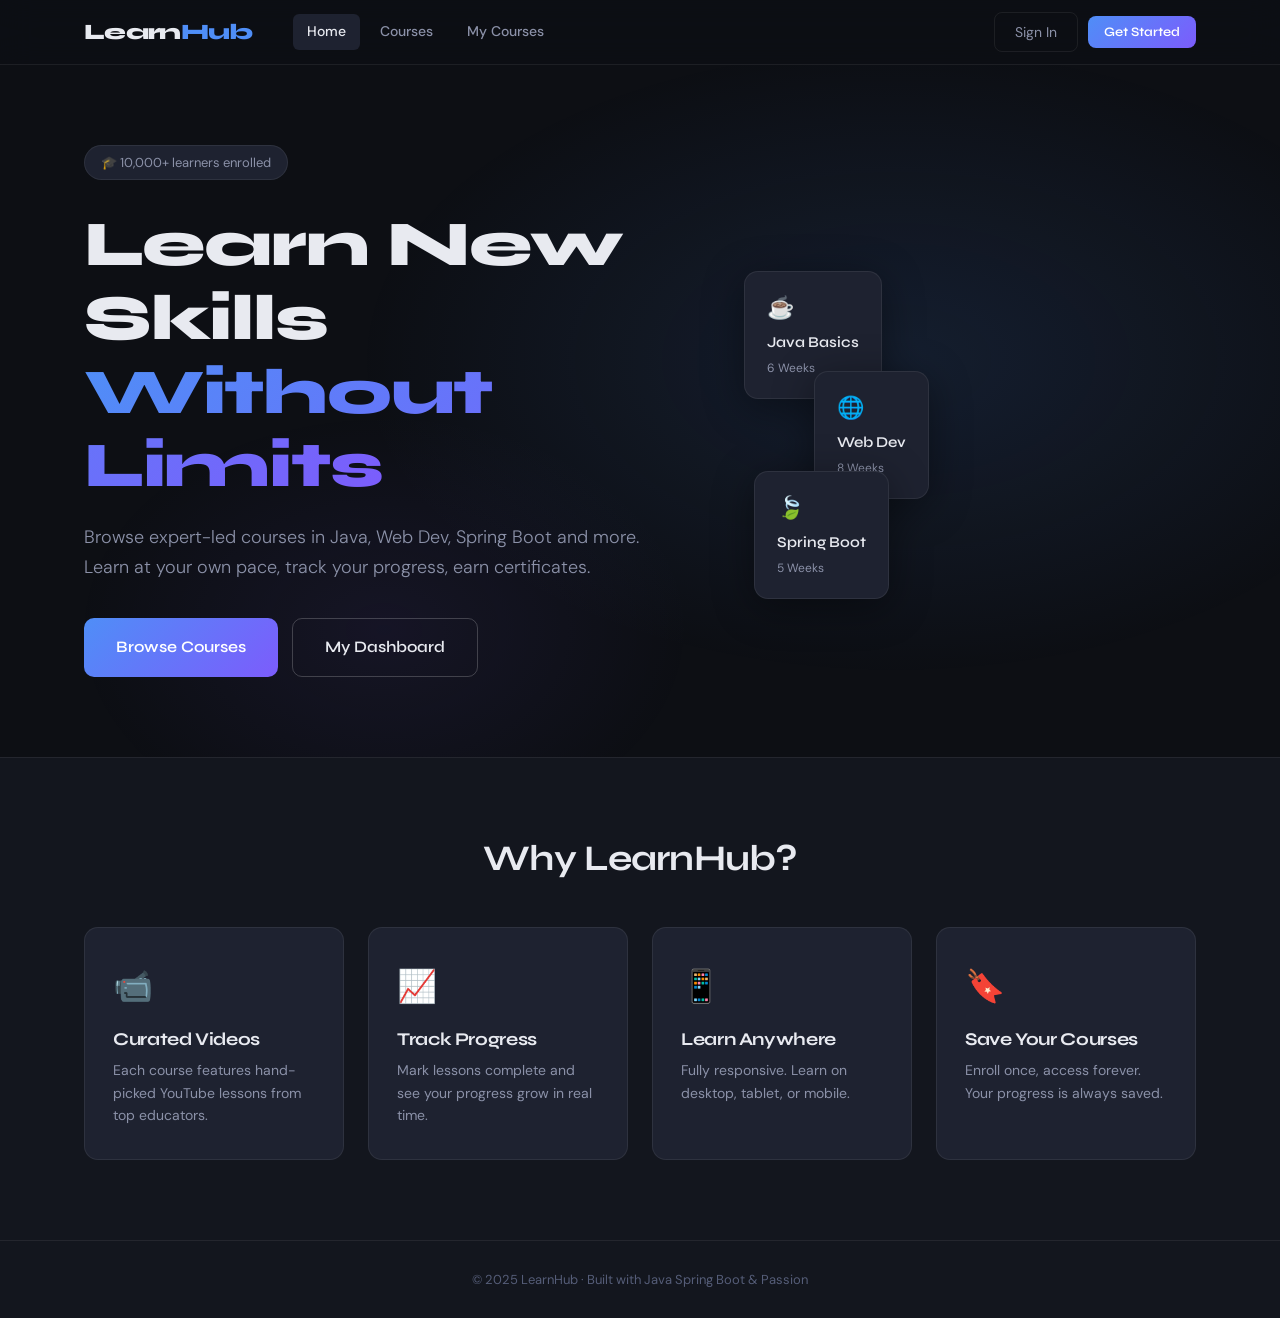
<file: frontend/index.html>
<!DOCTYPE html>
<html lang="en">
<head>
  <meta charset="UTF-8" />
  <meta name="viewport" content="width=device-width, initial-scale=1.0"/>
  <title>LearnHub – Online Learning Platform</title>
  <link rel="preconnect" href="https://fonts.googleapis.com">
  <link href="https://fonts.googleapis.com/css2?family=Syne:wght@400;600;700;800&family=DM+Sans:ital,wght@0,300;0,400;0,500;1,300&display=swap" rel="stylesheet">
  <link rel="stylesheet" href="css/style.css">
</head>
<body>

<!-- AUTH MODAL -->
<div id="auth-overlay" class="auth-overlay hidden">
  <div class="auth-modal">
    <button class="auth-close" onclick="closeAuth()">✕</button>
    <div class="auth-tabs">
      <button class="auth-tab active" onclick="switchTab('signin')">Sign In</button>
      <button class="auth-tab" onclick="switchTab('signup')">Sign Up</button>
    </div>

    <!-- Sign In -->
    <div id="signin-form" class="auth-form">
      <h2>Welcome back</h2>
      <p class="auth-sub">Continue your learning journey</p>
      <input type="email" id="signin-email" placeholder="Email address" />
      <input type="password" id="signin-password" placeholder="Password" />
      <button class="btn-primary" onclick="handleSignIn()">Sign In</button>
      <p class="auth-switch">Don't have an account? <span onclick="switchTab('signup')">Sign up</span></p>
    </div>

    <!-- Sign Up -->
    <div id="signup-form" class="auth-form hidden">
      <h2>Create account</h2>
      <p class="auth-sub">Start learning today — it's free</p>
      <input type="text" id="signup-name" placeholder="Full name" />
      <input type="email" id="signup-email" placeholder="Email address" />
      <input type="password" id="signup-password" placeholder="Password (min 6 chars)" />
      <button class="btn-primary" onclick="handleSignUp()">Create Account</button>
      <p class="auth-switch">Already have an account? <span onclick="switchTab('signin')">Sign in</span></p>
    </div>

    <div id="auth-error" class="auth-error hidden"></div>
  </div>
</div>

<!-- HEADER -->
<header id="site-header">
  <div class="header-inner">
    <a href="index.html" class="logo">Learn<span>Hub</span></a>
    <nav>
      <a href="index.html" class="active">Home</a>
      <a href="courses.html">Courses</a>
      <a href="dashboard.html">My Courses</a>
    </nav>
    <div id="auth-area">
      <button class="btn-ghost" onclick="openAuth('signin')">Sign In</button>
      <button class="btn-primary small" onclick="openAuth('signup')">Get Started</button>
    </div>
    <div id="user-area" class="hidden">
      <span id="user-greeting"></span>
      <button class="btn-ghost small" onclick="handleLogout()">Log out</button>
    </div>
  </div>
</header>

<!-- HERO -->
<section class="hero">
  <div class="hero-bg"></div>
  <div class="hero-content">
    <div class="hero-badge">🎓 10,000+ learners enrolled</div>
    <h1>Learn New Skills<br/><em>Without Limits</em></h1>
    <p>Browse expert-led courses in Java, Web Dev, Spring Boot and more. Learn at your own pace, track your progress, earn certificates.</p>
    <div class="hero-cta">
      <a href="courses.html" class="btn-primary large">Browse Courses</a>
      <a href="dashboard.html" class="btn-outline large">My Dashboard</a>
    </div>
  </div>
  <div class="hero-visual">
    <div class="floating-card c1"><span>☕</span> Java Basics<br/><small>6 Weeks</small></div>
    <div class="floating-card c2"><span>🌐</span> Web Dev<br/><small>8 Weeks</small></div>
    <div class="floating-card c3"><span>🍃</span> Spring Boot<br/><small>5 Weeks</small></div>
  </div>
</section>

<!-- FEATURES -->
<section class="features">
  <div class="container">
    <h2 class="section-title">Why LearnHub?</h2>
    <div class="features-grid">
      <div class="feature-card">
        <div class="feature-icon">📹</div>
        <h3>Curated Videos</h3>
        <p>Each course features hand-picked YouTube lessons from top educators.</p>
      </div>
      <div class="feature-card">
        <div class="feature-icon">📈</div>
        <h3>Track Progress</h3>
        <p>Mark lessons complete and see your progress grow in real time.</p>
      </div>
      <div class="feature-card">
        <div class="feature-icon">📱</div>
        <h3>Learn Anywhere</h3>
        <p>Fully responsive. Learn on desktop, tablet, or mobile.</p>
      </div>
      <div class="feature-card">
        <div class="feature-icon">🔖</div>
        <h3>Save Your Courses</h3>
        <p>Enroll once, access forever. Your progress is always saved.</p>
      </div>
    </div>
  </div>
</section>

<!-- FOOTER -->
<footer>
  <div class="container">
    <p>© 2025 LearnHub · Built with Java Spring Boot & Passion</p>
  </div>
</footer>

<script src="js/auth.js"></script>
<script src="js/main.js"></script>
</body>
</html>
</file>
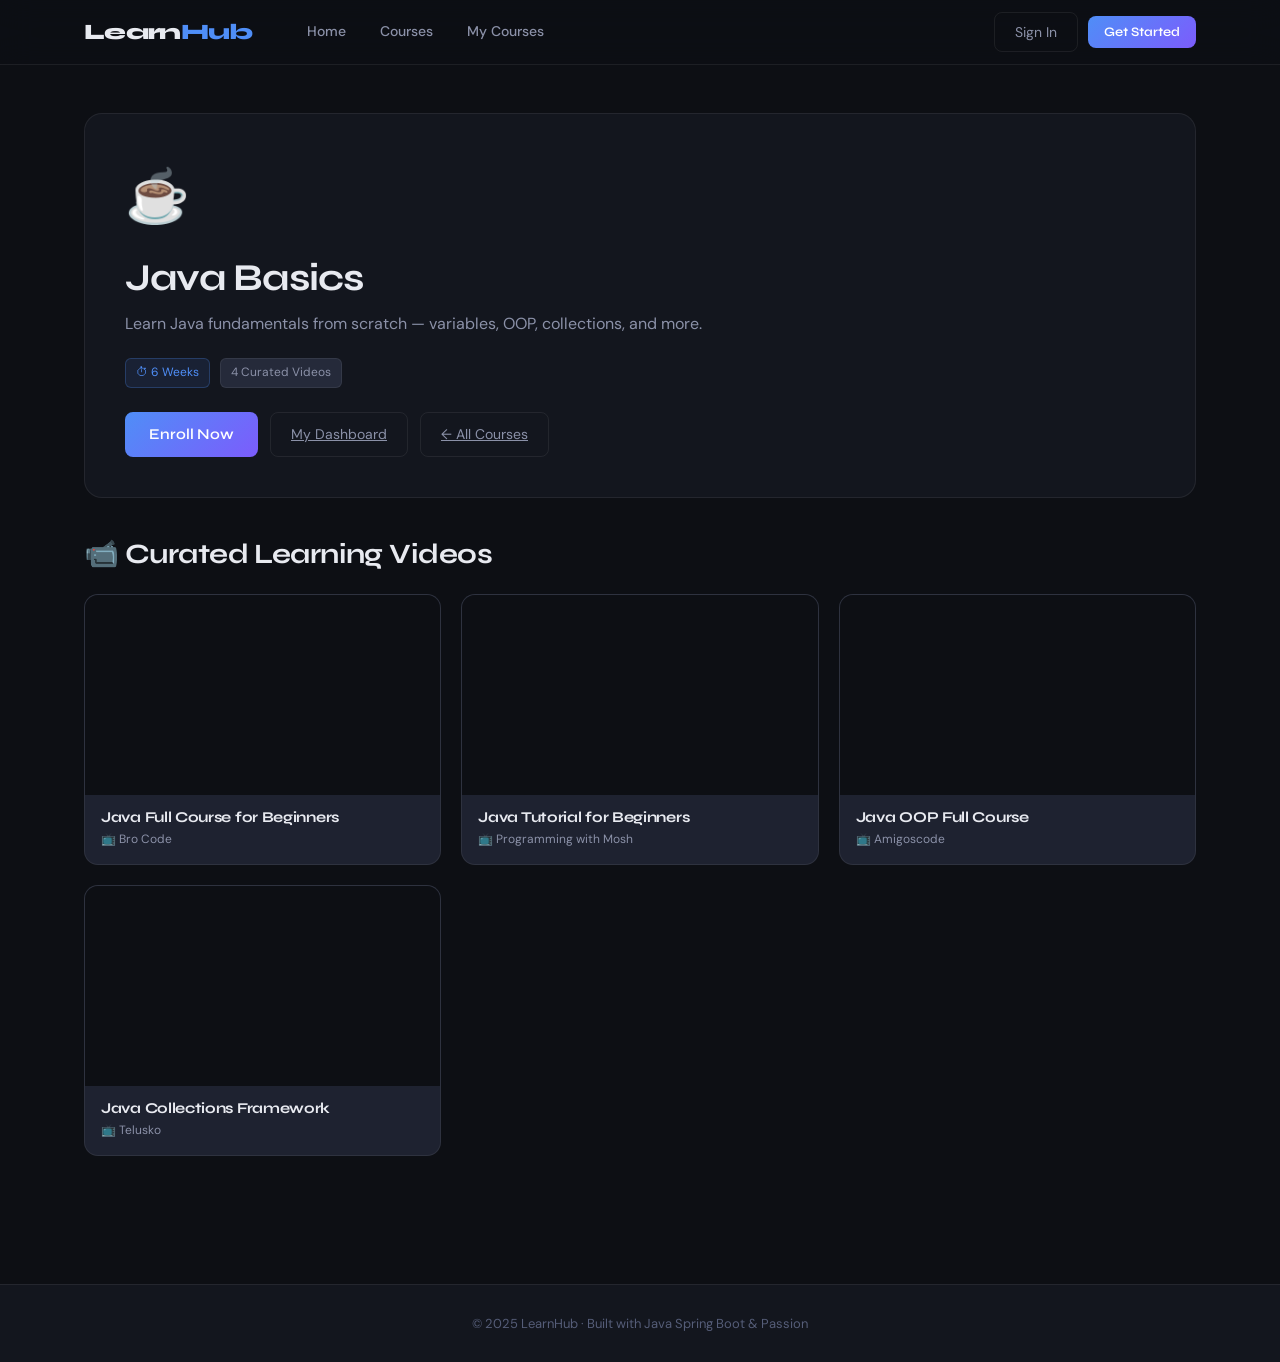
<file: frontend/course-detail.html>
<!DOCTYPE html>
<html lang="en">
<head>
  <meta charset="UTF-8"/>
  <meta name="viewport" content="width=device-width, initial-scale=1.0"/>
  <title>Course Detail – LearnHub</title>
  <link rel="preconnect" href="https://fonts.googleapis.com">
  <link href="https://fonts.googleapis.com/css2?family=Syne:wght@400;600;700;800&family=DM+Sans:ital,wght@0,300;0,400;0,500;1,300&display=swap" rel="stylesheet">
  <link rel="stylesheet" href="css/style.css">
</head>
<body>

<!-- AUTH MODAL -->
<div id="auth-overlay" class="auth-overlay hidden">
  <div class="auth-modal">
    <button class="auth-close" onclick="closeAuth()">✕</button>
    <div class="auth-tabs">
      <button class="auth-tab active" onclick="switchTab('signin')">Sign In</button>
      <button class="auth-tab" onclick="switchTab('signup')">Sign Up</button>
    </div>
    <div id="signin-form" class="auth-form">
      <h2>Welcome back</h2>
      <p class="auth-sub">Continue your learning journey</p>
      <input type="email" id="signin-email" placeholder="Email address" />
      <input type="password" id="signin-password" placeholder="Password" />
      <button class="btn-primary" onclick="handleSignIn()">Sign In</button>
      <p class="auth-switch">Don't have an account? <span onclick="switchTab('signup')">Sign up</span></p>
    </div>
    <div id="signup-form" class="auth-form hidden">
      <h2>Create account</h2>
      <p class="auth-sub">Start learning today — it's free</p>
      <input type="text" id="signup-name" placeholder="Full name" />
      <input type="email" id="signup-email" placeholder="Email address" />
      <input type="password" id="signup-password" placeholder="Password (min 6 chars)" />
      <button class="btn-primary" onclick="handleSignUp()">Create Account</button>
      <p class="auth-switch">Already have an account? <span onclick="switchTab('signin')">Sign in</span></p>
    </div>
    <div id="auth-error" class="auth-error hidden"></div>
  </div>
</div>

<header id="site-header">
  <div class="header-inner">
    <a href="index.html" class="logo">Learn<span>Hub</span></a>
    <nav>
      <a href="index.html">Home</a>
      <a href="courses.html">Courses</a>
      <a href="dashboard.html">My Courses</a>
    </nav>
    <div id="auth-area">
      <button class="btn-ghost" onclick="openAuth('signin')">Sign In</button>
      <button class="btn-primary small" onclick="openAuth('signup')">Get Started</button>
    </div>
    <div id="user-area" class="hidden">
      <span id="user-greeting"></span>
      <button class="btn-ghost small" onclick="handleLogout()">Log out</button>
    </div>
  </div>
</header>

<div class="container page-body">
  <div id="course-detail-root"></div>
</div>

<footer>
  <div class="container">
    <p>© 2025 LearnHub · Built with Java Spring Boot & Passion</p>
  </div>
</footer>

<script src="js/auth.js"></script>
<script>
/* =============================================
   course-detail.js (inline)
   Renders course info + curated YouTube videos
   ============================================= */

// Curated YouTube video IDs per course id
const COURSE_VIDEOS = {
  1: [ // Java Basics
    { id: "eIrMbAQkIG4", title: "Java Full Course for Beginners",          channel: "Bro Code" },
    { id: "xk4_1vDrzzo", title: "Java Tutorial for Beginners",             channel: "Programming with Mosh" },
    { id: "ntLJmHOJ4xE", title: "Java OOP Full Course",                    channel: "Amigoscode" },
    { id: "A74TOX803D0", title: "Java Collections Framework",              channel: "Telusko" },
  ],
  2: [ // Web Development
    { id: "G3e-cpL7ofc", title: "HTML & CSS Full Course – Beginner",       channel: "SuperSimpleDev" },
    { id: "PkZNo7MFNFg", title: "Learn JavaScript – Full Course",          channel: "freeCodeCamp" },
    { id: "zJSY8tbf_ys", title: "CSS Tutorial – Full Course",              channel: "Dave Gray" },
    { id: "EerdGm-ehJQ", title: "JavaScript DOM Manipulation",             channel: "Traversy Media" },
  ],
  3: [ // Spring Boot
    { id: "9SGDpanrc8U", title: "Spring Boot 3 Tutorial – Full Course",    channel: "Amigoscode" },
    { id: "vtPkZShrvXQ", title: "Spring Boot REST API Crash Course",       channel: "Teddy Smith" },
    { id: "31KTdfRH6nY", title: "Spring Boot + MySQL CRUD Tutorial",       channel: "Programming with Mosh" },
    { id: "UgX5lgv4uVM", title: "Spring Security 6 Tutorial",             channel: "Amigoscode" },
  ],
};

const MOCK_COURSES = [
  { id: 1, title: "Java Basics",       description: "Learn Java fundamentals from scratch — variables, OOP, collections, and more.", duration: "6 Weeks", emoji: "☕" },
  { id: 2, title: "Web Development",   description: "Master HTML, CSS, and JavaScript to build beautiful, interactive web pages.",   duration: "8 Weeks", emoji: "🌐" },
  { id: 3, title: "Spring Boot",       description: "Build production-grade REST APIs and backend services with Spring Boot.",        duration: "5 Weeks", emoji: "🍃" },
];

const EMOJIS = { 1: "☕", 2: "🌐", 3: "🍃" };

const params   = new URLSearchParams(window.location.search);
const courseId = parseInt(params.get("id")) || 1;
const root     = document.getElementById("course-detail-root");

fetch(`http://localhost:8080/courses/${courseId}`)
  .then(r => r.json())
  .then(renderDetail)
  .catch(() => {
    const fallback = MOCK_COURSES.find(c => c.id === courseId) || MOCK_COURSES[0];
    renderDetail(fallback);
  });

function isEnrolled(id) {
  const list = JSON.parse(localStorage.getItem("myCourses")) || [];
  return list.includes(id);
}

function enrollFromDetail(id, btn) {
  const user = JSON.parse(localStorage.getItem("lh_user"));
  if (!user) { openAuth("signin"); return; }

  let courses = JSON.parse(localStorage.getItem("myCourses")) || [];
  if (!courses.includes(id)) {
    courses.push(id);
    localStorage.setItem("myCourses", JSON.stringify(courses));
  }

  btn.outerHTML = `<span class="enrolled-badge">✓ Enrolled</span>`;
  showToast("Enrolled! Check your dashboard to track progress.");
}

function renderDetail(course) {
  if (!root) return;
  const emoji    = EMOJIS[course.id] || "📚";
  const enrolled = isEnrolled(course.id);
  const videos   = COURSE_VIDEOS[course.id] || [];

  root.innerHTML = `
    <!-- Course Hero -->
    <div class="course-detail-hero">
      <div class="course-detail-info">
        <div style="font-size:52px;margin-bottom:16px">${emoji}</div>
        <h1>${course.title}</h1>
        <p>${course.description}</p>
        <div class="course-meta" style="margin-bottom:0">
          <span class="tag accent">⏱ ${course.duration}</span>
          <span class="tag">${videos.length} Curated Videos</span>
        </div>
        <div class="course-detail-actions">
          ${enrolled
            ? `<span class="enrolled-badge">✓ Enrolled</span>`
            : `<button class="btn-primary" id="enroll-btn" onclick="enrollFromDetail(${course.id}, this)">Enroll Now</button>`
          }
          <a href="dashboard.html" class="btn-ghost">My Dashboard</a>
          <a href="courses.html" class="btn-ghost">← All Courses</a>
        </div>
      </div>
    </div>

    <!-- Videos Section -->
    <div class="videos-section">
      <h2>📹 Curated Learning Videos</h2>
      <div class="video-grid">
        ${videos.map(v => `
          <div class="video-card">
            <div class="video-thumb">
              <iframe
                src="https://www.youtube.com/embed/${v.id}"
                title="${v.title}"
                allow="accelerometer; autoplay; clipboard-write; encrypted-media; gyroscope; picture-in-picture"
                allowfullscreen
                loading="lazy">
              </iframe>
            </div>
            <div class="video-info">
              <h4>${v.title}</h4>
              <p>📺 ${v.channel}</p>
            </div>
          </div>
        `).join("")}
      </div>
    </div>
  `;

  // Update page title
  document.title = `${course.title} – LearnHub`;
}
</script>
</body>
</html>
</file>
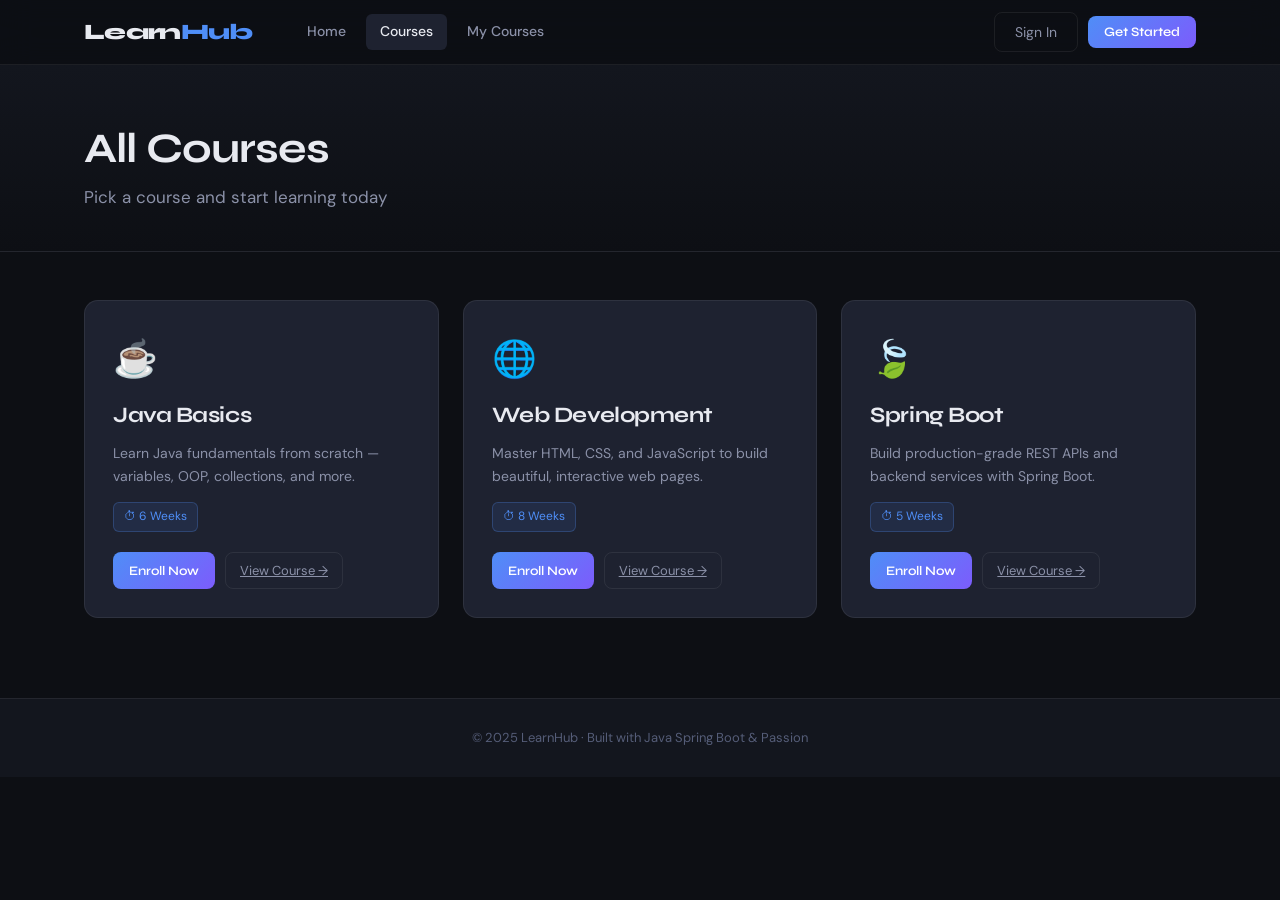
<file: frontend/courses.html>
<!DOCTYPE html>
<html lang="en">
<head>
  <meta charset="UTF-8"/>
  <meta name="viewport" content="width=device-width, initial-scale=1.0"/>
  <title>Courses – LearnHub</title>
  <link rel="preconnect" href="https://fonts.googleapis.com">
  <link href="https://fonts.googleapis.com/css2?family=Syne:wght@400;600;700;800&family=DM+Sans:ital,wght@0,300;0,400;0,500;1,300&display=swap" rel="stylesheet">
  <link rel="stylesheet" href="css/style.css">
</head>
<body>

<!-- AUTH MODAL -->
<div id="auth-overlay" class="auth-overlay hidden">
  <div class="auth-modal">
    <button class="auth-close" onclick="closeAuth()">✕</button>
    <div class="auth-tabs">
      <button class="auth-tab active" onclick="switchTab('signin')">Sign In</button>
      <button class="auth-tab" onclick="switchTab('signup')">Sign Up</button>
    </div>
    <div id="signin-form" class="auth-form">
      <h2>Welcome back</h2>
      <p class="auth-sub">Continue your learning journey</p>
      <input type="email" id="signin-email" placeholder="Email address" />
      <input type="password" id="signin-password" placeholder="Password" />
      <button class="btn-primary" onclick="handleSignIn()">Sign In</button>
      <p class="auth-switch">Don't have an account? <span onclick="switchTab('signup')">Sign up</span></p>
    </div>
    <div id="signup-form" class="auth-form hidden">
      <h2>Create account</h2>
      <p class="auth-sub">Start learning today — it's free</p>
      <input type="text" id="signup-name" placeholder="Full name" />
      <input type="email" id="signup-email" placeholder="Email address" />
      <input type="password" id="signup-password" placeholder="Password (min 6 chars)" />
      <button class="btn-primary" onclick="handleSignUp()">Create Account</button>
      <p class="auth-switch">Already have an account? <span onclick="switchTab('signin')">Sign in</span></p>
    </div>
    <div id="auth-error" class="auth-error hidden"></div>
  </div>
</div>

<header id="site-header">
  <div class="header-inner">
    <a href="index.html" class="logo">Learn<span>Hub</span></a>
    <nav>
      <a href="index.html">Home</a>
      <a href="courses.html" class="active">Courses</a>
      <a href="dashboard.html">My Courses</a>
    </nav>
    <div id="auth-area">
      <button class="btn-ghost" onclick="openAuth('signin')">Sign In</button>
      <button class="btn-primary small" onclick="openAuth('signup')">Get Started</button>
    </div>
    <div id="user-area" class="hidden">
      <span id="user-greeting"></span>
      <button class="btn-ghost small" onclick="handleLogout()">Log out</button>
    </div>
  </div>
</header>

<div class="page-hero">
  <div class="container">
    <h1>All Courses</h1>
    <p>Pick a course and start learning today</p>
  </div>
</div>

<div class="container page-body">
  <div id="courses-container" class="courses-grid"></div>
</div>

<footer>
  <div class="container">
    <p>© 2025 LearnHub · Built with Java Spring Boot & Passion</p>
  </div>
</footer>

<script src="js/auth.js"></script>
<script src="js/courses.js"></script>
</body>
</html>
</file>
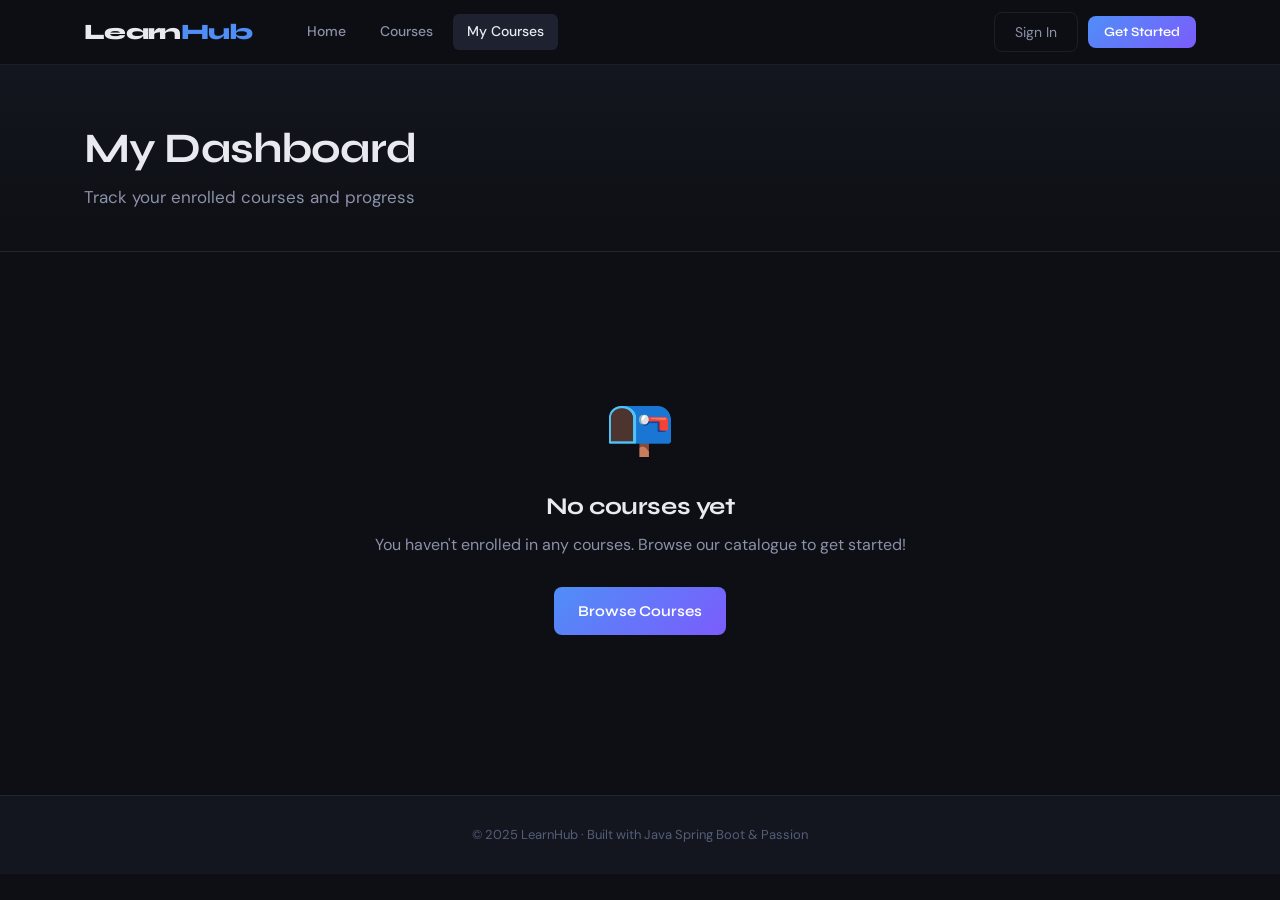
<file: frontend/dashboard.html>
<!DOCTYPE html>
<html lang="en">
<head>
  <meta charset="UTF-8"/>
  <meta name="viewport" content="width=device-width, initial-scale=1.0"/>
  <title>My Dashboard – LearnHub</title>
  <link rel="preconnect" href="https://fonts.googleapis.com">
  <link href="https://fonts.googleapis.com/css2?family=Syne:wght@400;600;700;800&family=DM+Sans:ital,wght@0,300;0,400;0,500;1,300&display=swap" rel="stylesheet">
  <link rel="stylesheet" href="css/style.css">
</head>
<body>

<!-- AUTH MODAL -->
<div id="auth-overlay" class="auth-overlay hidden">
  <div class="auth-modal">
    <button class="auth-close" onclick="closeAuth()">✕</button>
    <div class="auth-tabs">
      <button class="auth-tab active" onclick="switchTab('signin')">Sign In</button>
      <button class="auth-tab" onclick="switchTab('signup')">Sign Up</button>
    </div>
    <div id="signin-form" class="auth-form">
      <h2>Welcome back</h2>
      <p class="auth-sub">Continue your learning journey</p>
      <input type="email" id="signin-email" placeholder="Email address" />
      <input type="password" id="signin-password" placeholder="Password" />
      <button class="btn-primary" onclick="handleSignIn()">Sign In</button>
      <p class="auth-switch">Don't have an account? <span onclick="switchTab('signup')">Sign up</span></p>
    </div>
    <div id="signup-form" class="auth-form hidden">
      <h2>Create account</h2>
      <p class="auth-sub">Start learning today — it's free</p>
      <input type="text" id="signup-name" placeholder="Full name" />
      <input type="email" id="signup-email" placeholder="Email address" />
      <input type="password" id="signup-password" placeholder="Password (min 6 chars)" />
      <button class="btn-primary" onclick="handleSignUp()">Create Account</button>
      <p class="auth-switch">Already have an account? <span onclick="switchTab('signin')">Sign in</span></p>
    </div>
    <div id="auth-error" class="auth-error hidden"></div>
  </div>
</div>

<header id="site-header">
  <div class="header-inner">
    <a href="index.html" class="logo">Learn<span>Hub</span></a>
    <nav>
      <a href="index.html">Home</a>
      <a href="courses.html">Courses</a>
      <a href="dashboard.html" class="active">My Courses</a>
    </nav>
    <div id="auth-area">
      <button class="btn-ghost" onclick="openAuth('signin')">Sign In</button>
      <button class="btn-primary small" onclick="openAuth('signup')">Get Started</button>
    </div>
    <div id="user-area" class="hidden">
      <span id="user-greeting"></span>
      <button class="btn-ghost small" onclick="handleLogout()">Log out</button>
    </div>
  </div>
</header>

<div class="page-hero">
  <div class="container">
    <h1>My Dashboard</h1>
    <p id="dash-sub">Track your enrolled courses and progress</p>
  </div>
</div>

<div class="container page-body">
  <div id="dashboard" class="courses-grid"></div>
</div>

<footer>
  <div class="container">
    <p>© 2025 LearnHub · Built with Java Spring Boot & Passion</p>
  </div>
</footer>

<script src="js/auth.js"></script>
<script src="js/dashboard.js"></script>
</body>
</html>
</file>
<file: frontend/css/style.css>
/* =============================================
   LEARNHUB — style.css
   Dark editorial theme · Syne + DM Sans
   ============================================= */

:root {
  --bg:        #0d0f14;
  --bg2:       #13161e;
  --bg3:       #1a1e2a;
  --surface:   #1e2230;
  --surface2:  #252a3a;
  --border:    rgba(255,255,255,0.07);
  --accent:    #4f8ef7;
  --accent2:   #7c5cfc;
  --green:     #34d399;
  --text:      #e8eaf0;
  --text2:     #8b91a8;
  --text3:     #555d78;
  --radius:    14px;
  --shadow:    0 8px 40px rgba(0,0,0,0.4);
}

*, *::before, *::after { box-sizing: border-box; margin: 0; padding: 0; }

html { scroll-behavior: smooth; }

body {
  font-family: 'DM Sans', sans-serif;
  background: var(--bg);
  color: var(--text);
  font-size: 16px;
  line-height: 1.65;
  min-height: 100vh;
}

h1, h2, h3, h4 {
  font-family: 'Syne', sans-serif;
  line-height: 1.15;
  letter-spacing: -0.02em;
}

.container {
  max-width: 1160px;
  margin: 0 auto;
  padding: 0 24px;
}

.hidden { display: none !important; }

/* ---- BUTTONS ---- */
.btn-primary {
  display: inline-flex;
  align-items: center;
  justify-content: center;
  gap: 8px;
  background: linear-gradient(135deg, var(--accent), var(--accent2));
  color: #fff;
  border: none;
  border-radius: 8px;
  padding: 12px 24px;
  font-family: 'Syne', sans-serif;
  font-weight: 600;
  font-size: 15px;
  cursor: pointer;
  transition: opacity .2s, transform .15s;
  text-decoration: none;
}
.btn-primary:hover { opacity: .88; transform: translateY(-1px); }
.btn-primary.large { padding: 15px 32px; font-size: 16px; border-radius: 10px; }
.btn-primary.small { padding: 8px 16px; font-size: 13px; }

.btn-ghost {
  background: transparent;
  color: var(--text2);
  border: 1px solid var(--border);
  border-radius: 8px;
  padding: 10px 20px;
  font-family: 'DM Sans', sans-serif;
  font-size: 14px;
  cursor: pointer;
  transition: color .2s, border-color .2s;
}
.btn-ghost:hover { color: var(--text); border-color: rgba(255,255,255,0.2); }
.btn-ghost.small { padding: 7px 14px; font-size: 13px; }

.btn-outline {
  display: inline-flex;
  align-items: center;
  background: transparent;
  color: var(--text);
  border: 1px solid rgba(255,255,255,0.2);
  border-radius: 10px;
  padding: 15px 32px;
  font-family: 'Syne', sans-serif;
  font-weight: 600;
  font-size: 16px;
  cursor: pointer;
  transition: background .2s, border-color .2s;
  text-decoration: none;
}
.btn-outline:hover { background: rgba(255,255,255,0.05); border-color: rgba(255,255,255,0.35); }

/* ---- HEADER ---- */
#site-header {
  position: sticky;
  top: 0;
  z-index: 100;
  background: rgba(13,15,20,0.85);
  backdrop-filter: blur(16px);
  border-bottom: 1px solid var(--border);
}

.header-inner {
  max-width: 1160px;
  margin: 0 auto;
  padding: 0 24px;
  height: 64px;
  display: flex;
  align-items: center;
  gap: 40px;
}

.logo {
  font-family: 'Syne', sans-serif;
  font-weight: 800;
  font-size: 22px;
  color: var(--text);
  text-decoration: none;
  letter-spacing: -0.03em;
  flex-shrink: 0;
}
.logo span { color: var(--accent); }

nav {
  display: flex;
  gap: 6px;
  flex: 1;
}
nav a {
  color: var(--text2);
  text-decoration: none;
  font-size: 14px;
  font-weight: 500;
  padding: 6px 14px;
  border-radius: 6px;
  transition: color .2s, background .2s;
}
nav a:hover, nav a.active {
  color: var(--text);
  background: var(--surface);
}

#auth-area, #user-area {
  display: flex;
  align-items: center;
  gap: 10px;
  flex-shrink: 0;
}

#user-greeting {
  font-size: 13px;
  color: var(--text2);
}

/* ---- HERO ---- */
.hero {
  position: relative;
  min-height: 600px;
  display: flex;
  align-items: center;
  overflow: hidden;
  padding: 80px 24px;
  max-width: 1160px;
  margin: 0 auto;
  gap: 60px;
}

.hero-bg {
  position: fixed;
  inset: 0;
  background: radial-gradient(ellipse 60% 50% at 70% 40%, rgba(79,142,247,0.12) 0%, transparent 70%),
              radial-gradient(ellipse 40% 40% at 30% 70%, rgba(124,92,252,0.08) 0%, transparent 60%);
  pointer-events: none;
  z-index: -1;
}

.hero-content {
  flex: 1;
  max-width: 580px;
}

.hero-badge {
  display: inline-flex;
  align-items: center;
  gap: 8px;
  background: var(--surface);
  border: 1px solid var(--border);
  border-radius: 100px;
  padding: 6px 16px;
  font-size: 13px;
  color: var(--text2);
  margin-bottom: 28px;
  animation: fadeUp 0.6s ease both;
}

.hero-content h1 {
  font-size: clamp(42px, 5vw, 72px);
  font-weight: 800;
  color: var(--text);
  margin-bottom: 20px;
  animation: fadeUp 0.6s ease 0.1s both;
}
.hero-content h1 em {
  font-style: normal;
  background: linear-gradient(135deg, var(--accent), var(--accent2));
  -webkit-background-clip: text;
  -webkit-text-fill-color: transparent;
  background-clip: text;
}

.hero-content p {
  color: var(--text2);
  font-size: 18px;
  margin-bottom: 36px;
  font-weight: 300;
  animation: fadeUp 0.6s ease 0.2s both;
}

.hero-cta {
  display: flex;
  gap: 14px;
  flex-wrap: wrap;
  animation: fadeUp 0.6s ease 0.3s both;
}

.hero-visual {
  flex-shrink: 0;
  position: relative;
  width: 280px;
  height: 320px;
  display: none;
}
@media (min-width: 900px) { .hero-visual { display: block; } }

.floating-card {
  position: absolute;
  background: var(--surface);
  border: 1px solid var(--border);
  border-radius: var(--radius);
  padding: 18px 22px;
  font-family: 'Syne', sans-serif;
  font-weight: 600;
  font-size: 15px;
  box-shadow: var(--shadow);
  animation: float 4s ease-in-out infinite;
}
.floating-card span { font-size: 22px; display: block; margin-bottom: 4px; }
.floating-card small { font-family: 'DM Sans', sans-serif; font-weight: 400; color: var(--text2); font-size: 12px; }
.floating-card.c1 { top: 20px; left: 20px; animation-delay: 0s; }
.floating-card.c2 { top: 120px; left: 90px; animation-delay: 1.3s; }
.floating-card.c3 { top: 220px; left: 30px; animation-delay: 0.7s; }

/* ---- PAGE HERO ---- */
.page-hero {
  background: linear-gradient(to bottom, var(--bg2), var(--bg));
  border-bottom: 1px solid var(--border);
  padding: 60px 0 40px;
}
.page-hero h1 { font-size: 42px; margin-bottom: 10px; }
.page-hero p { color: var(--text2); font-size: 17px; }

.page-body { padding-top: 48px; padding-bottom: 80px; }

/* ---- FEATURES ---- */
.features {
  background: var(--bg2);
  border-top: 1px solid var(--border);
  padding: 80px 0;
}
.section-title {
  font-size: 36px;
  margin-bottom: 48px;
  text-align: center;
}
.features-grid {
  display: grid;
  grid-template-columns: repeat(auto-fit, minmax(220px, 1fr));
  gap: 24px;
}
.feature-card {
  background: var(--surface);
  border: 1px solid var(--border);
  border-radius: var(--radius);
  padding: 32px 28px;
  transition: border-color .2s, transform .2s;
}
.feature-card:hover { border-color: var(--accent); transform: translateY(-4px); }
.feature-icon { font-size: 32px; margin-bottom: 16px; }
.feature-card h3 { font-size: 18px; margin-bottom: 10px; }
.feature-card p { color: var(--text2); font-size: 14px; line-height: 1.6; }

/* ---- COURSES GRID ---- */
.courses-grid {
  display: grid;
  grid-template-columns: repeat(auto-fill, minmax(320px, 1fr));
  gap: 24px;
}

.course-card {
  background: var(--surface);
  border: 1px solid var(--border);
  border-radius: var(--radius);
  padding: 28px;
  display: flex;
  flex-direction: column;
  gap: 14px;
  transition: border-color .25s, transform .25s;
  animation: fadeUp 0.5s ease both;
}
.course-card:hover { border-color: rgba(79,142,247,0.4); transform: translateY(-4px); }

.course-card-emoji { font-size: 36px; }

.course-card h2 {
  font-size: 22px;
  font-weight: 700;
}

.course-card p {
  color: var(--text2);
  font-size: 14px;
  flex: 1;
}

.course-meta {
  display: flex;
  gap: 10px;
  flex-wrap: wrap;
}

.tag {
  display: inline-flex;
  align-items: center;
  background: var(--surface2);
  border: 1px solid var(--border);
  border-radius: 6px;
  padding: 4px 10px;
  font-size: 12px;
  color: var(--text2);
}
.tag.accent { background: rgba(79,142,247,0.1); border-color: rgba(79,142,247,0.25); color: var(--accent); }

.course-card-actions {
  display: flex;
  gap: 10px;
  margin-top: 6px;
  flex-wrap: wrap;
}

/* Enrolled badge */
.enrolled-badge {
  display: inline-flex;
  align-items: center;
  gap: 6px;
  background: rgba(52,211,153,0.1);
  border: 1px solid rgba(52,211,153,0.3);
  color: var(--green);
  border-radius: 6px;
  padding: 5px 12px;
  font-size: 13px;
  font-weight: 500;
}

/* Progress bar */
.progress-wrap {
  display: flex;
  flex-direction: column;
  gap: 6px;
}
.progress-label {
  display: flex;
  justify-content: space-between;
  font-size: 12px;
  color: var(--text2);
}
.progress-bar {
  height: 6px;
  background: var(--surface2);
  border-radius: 100px;
  overflow: hidden;
}
.progress-fill {
  height: 100%;
  background: linear-gradient(90deg, var(--accent), var(--accent2));
  border-radius: 100px;
  transition: width 0.5s ease;
}

/* Lesson checkbox */
.lesson-item {
  display: flex;
  align-items: center;
  gap: 10px;
  padding: 10px 0;
  border-bottom: 1px solid var(--border);
  font-size: 14px;
  color: var(--text2);
  cursor: pointer;
  transition: color .15s;
}
.lesson-item:last-child { border-bottom: none; }
.lesson-item input[type="checkbox"] {
  width: 16px;
  height: 16px;
  accent-color: var(--accent);
  cursor: pointer;
}
.lesson-item.done { color: var(--green); text-decoration: line-through; }

/* Empty state */
.empty-state {
  grid-column: 1 / -1;
  text-align: center;
  padding: 80px 20px;
}
.empty-state .empty-icon { font-size: 56px; margin-bottom: 20px; }
.empty-state h3 { font-size: 24px; margin-bottom: 12px; }
.empty-state p { color: var(--text2); margin-bottom: 28px; }

/* ---- COURSE DETAIL ---- */
.course-detail-hero {
  background: var(--bg2);
  border: 1px solid var(--border);
  border-radius: 18px;
  padding: 40px;
  margin-bottom: 40px;
  display: flex;
  gap: 32px;
  align-items: flex-start;
  flex-wrap: wrap;
}
.course-detail-info { flex: 1; min-width: 280px; }
.course-detail-info h1 { font-size: 38px; margin-bottom: 12px; }
.course-detail-info p { color: var(--text2); font-size: 16px; margin-bottom: 20px; }
.course-detail-actions { display: flex; gap: 12px; flex-wrap: wrap; margin-top: 24px; }

/* YouTube section */
.videos-section h2 { font-size: 28px; margin-bottom: 24px; }

.video-grid {
  display: grid;
  grid-template-columns: repeat(auto-fill, minmax(300px, 1fr));
  gap: 20px;
  margin-bottom: 48px;
}

.video-card {
  background: var(--surface);
  border: 1px solid var(--border);
  border-radius: var(--radius);
  overflow: hidden;
  transition: border-color .2s, transform .2s;
}
.video-card:hover { border-color: rgba(79,142,247,0.4); transform: translateY(-3px); }

.video-thumb {
  position: relative;
  width: 100%;
  padding-top: 56.25%;
  background: var(--bg);
}
.video-thumb iframe {
  position: absolute;
  inset: 0;
  width: 100%;
  height: 100%;
  border: none;
}

.video-info {
  padding: 14px 16px;
}
.video-info h4 { font-size: 15px; margin-bottom: 4px; font-family: 'Syne', sans-serif; }
.video-info p  { font-size: 12px; color: var(--text2); }

/* ---- AUTH MODAL ---- */
.auth-overlay {
  position: fixed;
  inset: 0;
  background: rgba(0,0,0,0.7);
  backdrop-filter: blur(6px);
  z-index: 999;
  display: flex;
  align-items: center;
  justify-content: center;
  padding: 20px;
}

.auth-modal {
  background: var(--bg2);
  border: 1px solid var(--border);
  border-radius: 20px;
  padding: 36px;
  width: 100%;
  max-width: 420px;
  position: relative;
  animation: scaleIn 0.25s ease;
}

.auth-close {
  position: absolute;
  top: 16px;
  right: 18px;
  background: var(--surface);
  border: 1px solid var(--border);
  color: var(--text2);
  border-radius: 50%;
  width: 32px;
  height: 32px;
  cursor: pointer;
  font-size: 14px;
  transition: color .2s;
}
.auth-close:hover { color: var(--text); }

.auth-tabs {
  display: flex;
  gap: 4px;
  background: var(--surface);
  border-radius: 10px;
  padding: 4px;
  margin-bottom: 28px;
}
.auth-tab {
  flex: 1;
  padding: 9px;
  border: none;
  background: transparent;
  color: var(--text2);
  border-radius: 7px;
  font-family: 'Syne', sans-serif;
  font-weight: 600;
  font-size: 14px;
  cursor: pointer;
  transition: background .2s, color .2s;
}
.auth-tab.active {
  background: var(--surface2);
  color: var(--text);
}

.auth-form h2 { font-size: 26px; margin-bottom: 6px; }
.auth-sub { color: var(--text2); font-size: 14px; margin-bottom: 24px; }

.auth-form input {
  display: block;
  width: 100%;
  background: var(--surface);
  border: 1px solid var(--border);
  border-radius: 8px;
  padding: 12px 16px;
  color: var(--text);
  font-family: 'DM Sans', sans-serif;
  font-size: 15px;
  margin-bottom: 12px;
  transition: border-color .2s;
  outline: none;
}
.auth-form input:focus { border-color: var(--accent); }
.auth-form input::placeholder { color: var(--text3); }

.auth-form .btn-primary {
  width: 100%;
  margin-top: 6px;
  padding: 13px;
}

.auth-switch {
  text-align: center;
  font-size: 13px;
  color: var(--text2);
  margin-top: 16px;
}
.auth-switch span {
  color: var(--accent);
  cursor: pointer;
  font-weight: 500;
}
.auth-switch span:hover { text-decoration: underline; }

.auth-error {
  background: rgba(239,68,68,0.1);
  border: 1px solid rgba(239,68,68,0.3);
  color: #f87171;
  border-radius: 8px;
  padding: 10px 14px;
  font-size: 13px;
  margin-top: 12px;
}

/* ---- TOAST ---- */
.toast {
  position: fixed;
  bottom: 28px;
  right: 28px;
  background: var(--surface);
  border: 1px solid var(--border);
  border-radius: 10px;
  padding: 14px 20px;
  font-size: 14px;
  color: var(--text);
  box-shadow: var(--shadow);
  z-index: 9999;
  animation: slideIn 0.3s ease;
}
.toast.success { border-color: rgba(52,211,153,0.4); }
.toast.error   { border-color: rgba(239,68,68,0.4); color: #f87171; }

/* ---- FOOTER ---- */
footer {
  background: var(--bg2);
  border-top: 1px solid var(--border);
  padding: 28px 0;
  text-align: center;
  color: var(--text3);
  font-size: 13px;
}

/* ---- ANIMATIONS ---- */
@keyframes fadeUp {
  from { opacity: 0; transform: translateY(20px); }
  to   { opacity: 1; transform: translateY(0); }
}
@keyframes scaleIn {
  from { opacity: 0; transform: scale(0.94); }
  to   { opacity: 1; transform: scale(1); }
}
@keyframes float {
  0%, 100% { transform: translateY(0px); }
  50%       { transform: translateY(-10px); }
}
@keyframes slideIn {
  from { opacity: 0; transform: translateX(20px); }
  to   { opacity: 1; transform: translateX(0); }
}

/* ---- RESPONSIVE ---- */
@media (max-width: 640px) {
  .header-inner { gap: 16px; }
  nav { display: none; }
  .hero { padding: 48px 20px; }
  .hero-cta { flex-direction: column; }
  .course-detail-hero { padding: 24px; }
}
</file>
